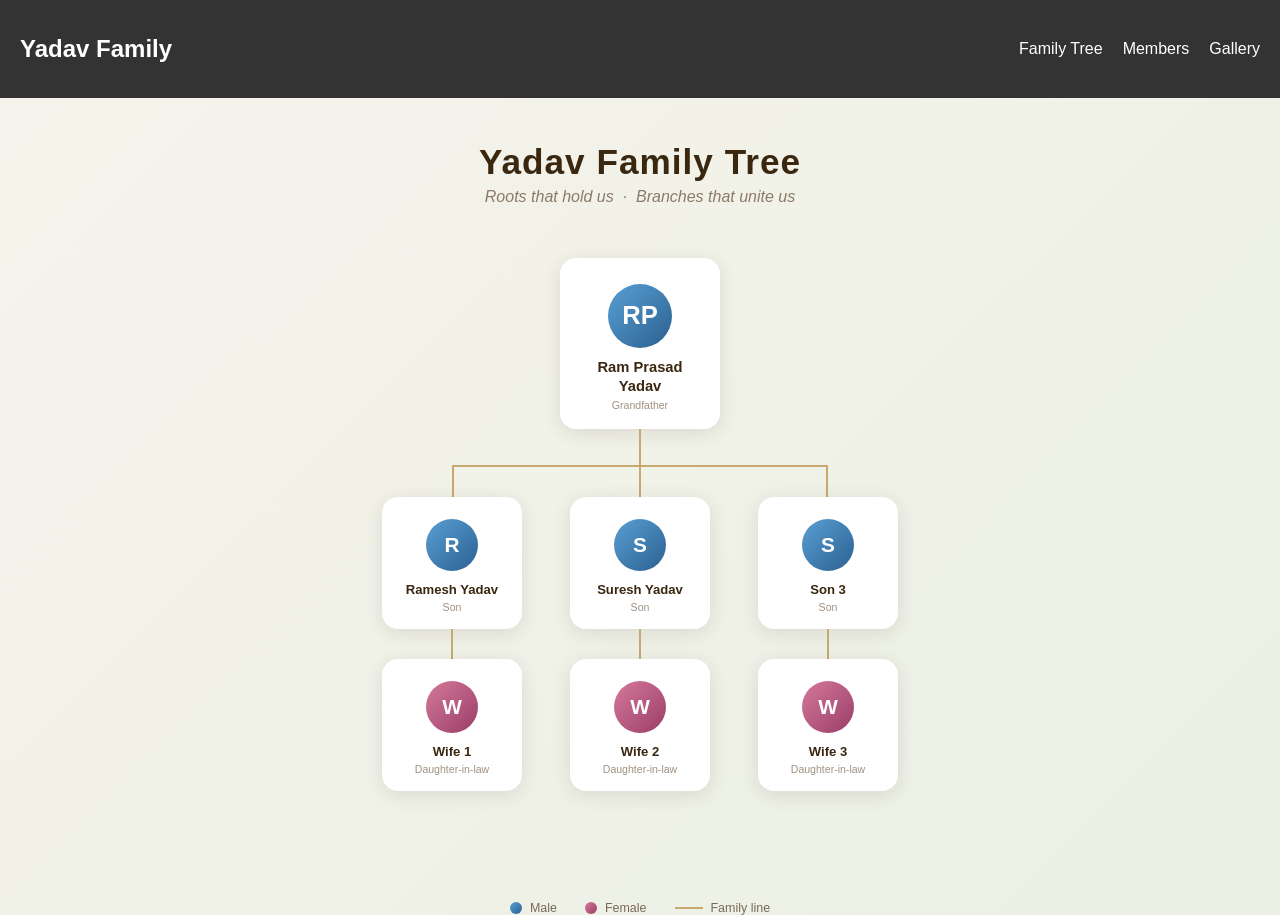
<file: family-tree.html>
<!DOCTYPE html>
<html lang="en">
<head>
<meta charset="UTF-8">
<meta name="viewport" content="width=device-width, initial-scale=1.0">
<title>Family Tree – Yadav Family</title>
<link rel="stylesheet" href="style.css">
<style>

  body { background: linear-gradient(135deg, #f7f3ec 0%, #eaf0e4 100%); }

  .page-header {
    text-align: center;
    padding: 44px 20px 6px;
  }
  .page-header h1 {
    font-size: 2.2rem;
    color: #3a2710;
    margin: 0 0 6px;
    letter-spacing: 1px;
  }
  .page-header p {
    color: #8a7a68;
    font-style: italic;
    font-size: 1rem;
    margin: 0 0 46px;
  }

  /* ── Tree container ── */
  .ftree {
    display: flex;
    flex-direction: column;
    align-items: center;
    padding-bottom: 60px;
  }

  /* ── Member card ── */
  .card {
    background: #fff;
    border-radius: 16px;
    padding: 20px 16px 14px;
    width: 140px;
    box-sizing: border-box;
    text-align: center;
    box-shadow: 0 4px 20px rgba(50,30,5,0.11);
    border: 2px solid transparent;
    transition: transform .2s, box-shadow .2s, border-color .2s;
    user-select: none;
  }
  .card:hover {
    transform: translateY(-5px);
    box-shadow: 0 12px 32px rgba(50,30,5,0.18);
    border-color: #c8a96e;
  }

  .avatar {
    width: 52px;
    height: 52px;
    border-radius: 50%;
    margin: 0 auto 10px;
    display: flex;
    align-items: center;
    justify-content: center;
    font-size: 1.3rem;
    font-weight: 800;
    color: #fff;
  }
  .m { background: linear-gradient(135deg, #5a9fd4, #2a6090); }
  .f { background: linear-gradient(135deg, #d47a9a, #9a3d68); }

  .card-name {
    font-size: 0.82rem;
    font-weight: 700;
    color: #3a2710;
    line-height: 1.3;
  }
  .card-role {
    font-size: 0.66rem;
    color: #a09080;
    margin-top: 3px;
  }

  /* Grandfather card — slightly bigger */
  .card.gf {
    width: 160px;
    padding: 24px 18px 16px;
  }
  .card.gf .avatar {
    width: 64px;
    height: 64px;
    font-size: 1.6rem;
  }
  .card.gf .card-name { font-size: 0.92rem; }

  /* ── Connectors ── */
  .stem  { width: 2px; height: 36px; background: #c8a96e; }
  .vdrop { width: 2px; background: #c8a96e; }

  .hbar-wrap {
    display: flex;
    /* width set inline to match card center-to-center span */
  }
  .hbar     { height: 2px; flex: 1; background: #c8a96e; }
  .hbar-mid { width: 2px; height: 2px; background: #c8a96e; }

  .drops {
    display: flex;
    justify-content: space-between;
    /* width set inline to match hbar-wrap */
  }
  .drop { width: 2px; height: 30px; background: #c8a96e; }

  /* ── Family units row (sons + wives) ── */
  /*
   *  card width  = 140px
   *  gap between units = 48px
   *  center-to-center (unit1 → unit3) = 2 × (140+48) = 376px
   *  → hbar & drops width = 376px
   */
  .family-units {
    display: flex;
    gap: 48px;
    align-items: flex-start;
    justify-content: center;
  }

  .family-unit {
    display: flex;
    flex-direction: column;
    align-items: center;
  }

  /* ── Legend ── */
  .legend {
    display: flex;
    justify-content: center;
    gap: 28px;
    margin-top: 50px;
    flex-wrap: wrap;
  }
  .legend-item {
    display: flex;
    align-items: center;
    gap: 8px;
    font-size: 0.78rem;
    color: #7a6a58;
  }
  .leg-dot  { width: 12px; height: 12px; border-radius: 50%; }
  .leg-line { width: 28px; height: 2px; background: #c8a96e; }
</style>
</head>
<body>

<nav>
  <h2>Yadav Family</h2>
  <ul>
    <li><a href="family-tree.html">Family Tree</a></li>
    <li><a href="members.html">Members</a></li>
    <li><a href="gallery.html">Gallery</a></li>
  </ul>
</nav>

<div class="page-header">
  <h1>Yadav Family Tree</h1>
  <p>Roots that hold us &nbsp;·&nbsp; Branches that unite us</p>
</div>

<div class="ftree">

  <!-- ══ Grandfather ══ -->
  <div class="card gf">
    <div class="avatar m">RP</div>
    <div class="card-name">Ram Prasad Yadav</div>
    <div class="card-role">Grandfather</div>
  </div>

  <!-- stem → hbar → 3 drops (376px center-to-center) -->
  <div class="stem"></div>
  <div class="hbar-wrap" style="width:376px;">
    <div class="hbar"></div>
    <div class="hbar-mid"></div>
    <div class="hbar"></div>
  </div>
  <div class="drops" style="width:376px;">
    <div class="drop"></div>
    <div class="drop"></div>
    <div class="drop"></div>
  </div>

  <!-- ══ Sons + Wives ══ -->
  <div class="family-units">

    <!-- Son 1 -->
    <div class="family-unit">
      <div class="card">
        <div class="avatar m">R</div>
        <div class="card-name">Ramesh Yadav</div>
        <div class="card-role">Son</div>
      </div>
      <div class="vdrop" style="height:30px;"></div>
      <div class="card">
        <div class="avatar f">W</div>
        <div class="card-name">Wife 1</div>
        <div class="card-role">Daughter-in-law</div>
      </div>
    </div>

    <!-- Son 2 -->
    <div class="family-unit">
      <div class="card">
        <div class="avatar m">S</div>
        <div class="card-name">Suresh Yadav</div>
        <div class="card-role">Son</div>
      </div>
      <div class="vdrop" style="height:30px;"></div>
      <div class="card">
        <div class="avatar f">W</div>
        <div class="card-name">Wife 2</div>
        <div class="card-role">Daughter-in-law</div>
      </div>
    </div>

    <!-- Son 3 -->
    <div class="family-unit">
      <div class="card">
        <div class="avatar m">S</div>
        <div class="card-name">Son 3</div>
        <div class="card-role">Son</div>
      </div>
      <div class="vdrop" style="height:30px;"></div>
      <div class="card">
        <div class="avatar f">W</div>
        <div class="card-name">Wife 3</div>
        <div class="card-role">Daughter-in-law</div>
      </div>
    </div>

  </div><!-- /family-units -->

</div><!-- /ftree -->

<!-- Legend -->
<div class="legend">
  <div class="legend-item">
    <div class="leg-dot" style="background:linear-gradient(135deg,#5a9fd4,#2a6090);"></div>
    Male
  </div>
  <div class="legend-item">
    <div class="leg-dot" style="background:linear-gradient(135deg,#d47a9a,#9a3d68);"></div>
    Female
  </div>
  <div class="legend-item">
    <div class="leg-line"></div>
    Family line
  </div>
</div>

<script src="script.js"></script>
</body>
</html>
</file>
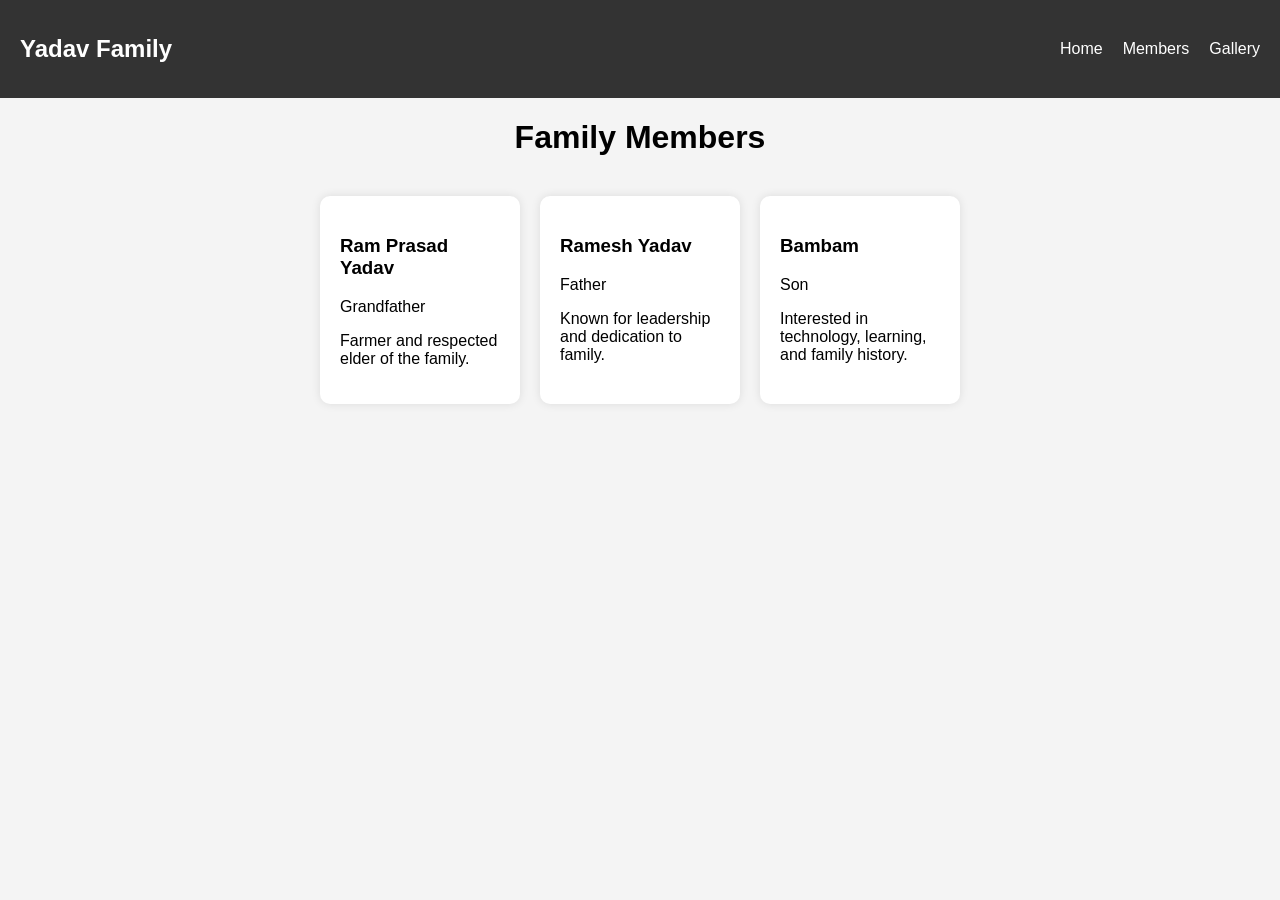
<file: members.html>
<!DOCTYPE html>
<html lang="en">
<head>
<meta charset="UTF-8">
<meta name="viewport" content="width=device-width, initial-scale=1.0">
<title>Family Members</title>
<link rel="stylesheet" href="style.css">
</head>

<body>

<nav>
<h2>Yadav Family</h2>
<ul>
<li><a href="index.html">Home</a></li>
<li><a href="members.html">Members</a></li>
<li><a href="gallery.html">Gallery</a></li>
</ul>
</nav>

<h1 style="text-align:center;">Family Members</h1>

<div class="members">

<div class="card">
<h3>Ram Prasad Yadav</h3>
<p>Grandfather</p>
<p>Farmer and respected elder of the family.</p>
</div>

<div class="card">
<h3>Ramesh Yadav</h3>
<p>Father</p>
<p>Known for leadership and dedication to family.</p>
</div>

<div class="card">
<h3>Bambam</h3>
<p>Son</p>
<p>Interested in technology, learning, and family history.</p>
</div>

</div>

</body>
</html>
</file>
<file: style.css>
*, *::before, *::after { box-sizing: border-box; }

html, body {
  margin: 0;
  padding: 0;
  width: 100%;
}

body {
  font-family: Arial, sans-serif;
  background: #f4f4f4;
}

nav {
  background: #333;
  color: white;
  display: flex;
  justify-content: space-between;
  padding: 15px 20px;
  align-items: center;
  flex-wrap: wrap;
  gap: 10px;
  max-width: 100%;
  overflow: hidden;
}

nav ul {
  list-style: none;
  display: flex;
  gap: 20px;
  margin: 0;
  padding: 0;
  flex-wrap: wrap;
}

nav a {
  color: white;
  text-decoration: none;
}

nav a:hover {
  color: #c8a96e;
}

.members {
  display: flex;
  justify-content: center;
  gap: 20px;
  margin: 40px auto;
  flex-wrap: wrap;
  padding: 0 16px;
  max-width: 100%;
}

.card {
  background: white;
  padding: 20px;
  border-radius: 10px;
  width: 200px;
  box-shadow: 0 0 10px rgba(0,0,0,0.1);
}

.gallery {
  display: grid;
  grid-template-columns: repeat(3, 1fr);
  gap: 20px;
  padding: 40px;
  max-width: 100%;
}

.gallery img {
  width: 100%;
  border-radius: 10px;
  display: block;
}

/* ══════════════════════════════════
   RESPONSIVE – Tablet (≤ 768px)
══════════════════════════════════ */
@media (max-width: 768px) {
  .gallery {
    grid-template-columns: repeat(2, 1fr);
    padding: 20px 16px;
    gap: 12px;
  }

  .members { margin: 24px auto; gap: 14px; }
  .card    { width: 180px; }
}

/* ══════════════════════════════════
   RESPONSIVE – Mobile (≤ 480px)
══════════════════════════════════ */
@media (max-width: 480px) {
  nav {
    flex-direction: column;
    align-items: flex-start;
    padding: 12px 16px;
    gap: 8px;
  }
  nav ul  { gap: 12px; }
  nav h2  { font-size: 1.1rem; margin: 0; }

  .members {
    margin: 16px auto;
    gap: 12px;
    padding: 0 12px;
  }

  /* Members cards: two per row on phones */
  .card {
    width: calc(50% - 6px);
    min-width: 130px;
    padding: 14px 12px;
    font-size: 0.88rem;
  }

  .gallery {
    grid-template-columns: 1fr 1fr;
    padding: 16px 12px;
    gap: 10px;
  }
}

/* ══════════════════════════════════
   RESPONSIVE – Small phones (≤ 360px)
══════════════════════════════════ */
@media (max-width: 360px) {
  .gallery { grid-template-columns: 1fr; }
  .card    { width: 100%; min-width: unset; }
}
</file>
